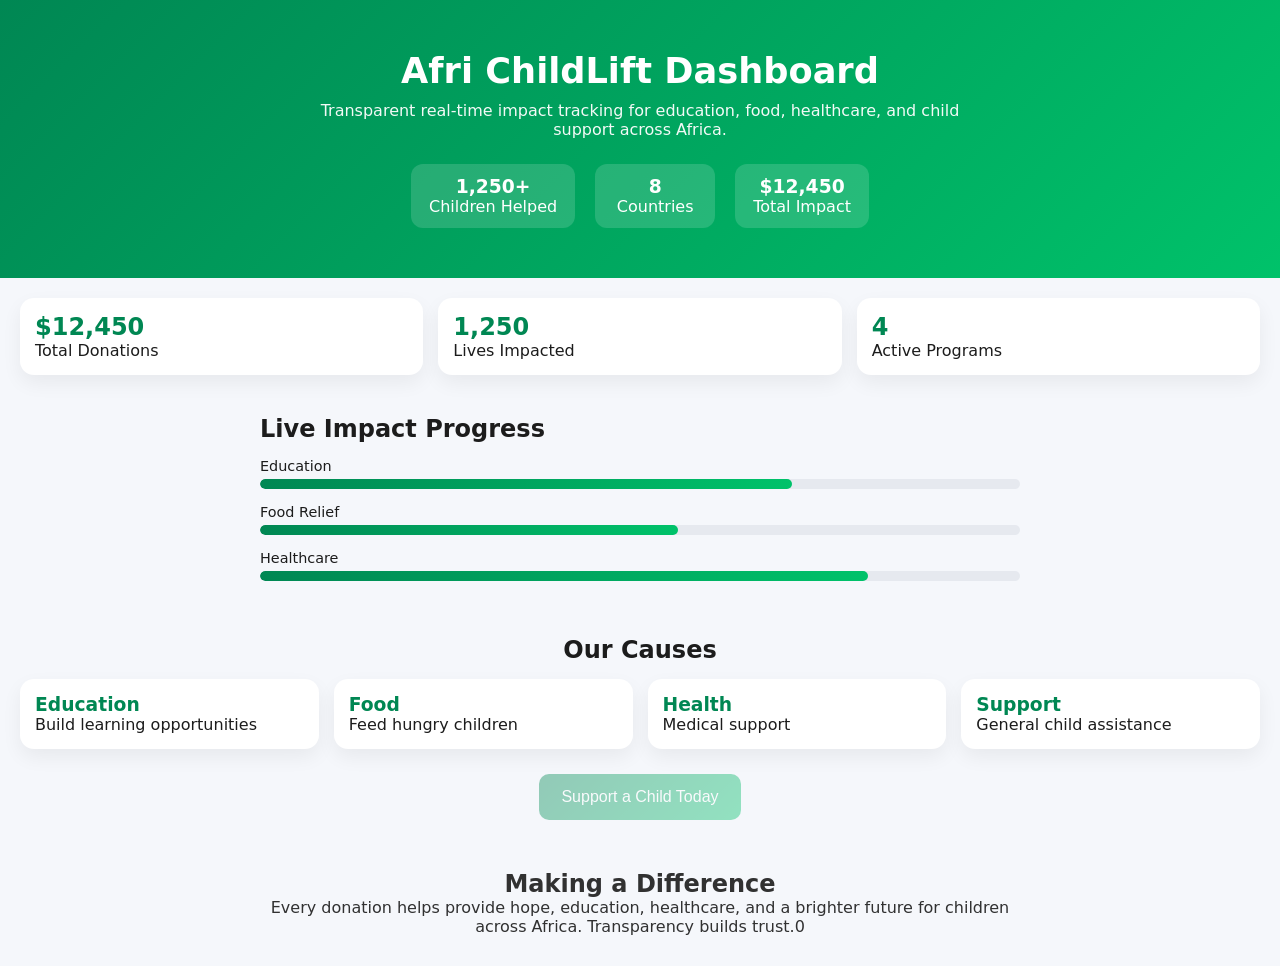
<file: index.html>
<!DOCTYPE html>
<html lang="en">
<head>
  <meta charset="UTF-8" />
  <meta name="viewport" content="width=device-width, initial-scale=1.0"/>
  <title>Afri ChildLift</title>
  <link rel="stylesheet" href="style.css"/>
</head>

<body>

<!-- HERO -->
<header class="hero">
  <h1>Afri ChildLift Dashboard</h1>

  <p>
    Transparent real-time impact tracking for education, food,
    healthcare, and child support across Africa.
  </p>

  <div class="hero-stats">
    <div class="stat">
      <h3>1,250+</h3>
      <span>Children Helped</span>
    </div>

    <div class="stat">
      <h3>8</h3>
      <span>Countries</span>
    </div>

    <div class="stat">
      <h3>$12,450</h3>
      <span>Total Impact</span>
    </div>
  </div>
</header>

<!-- DASHBOARD STATS -->
<section class="stats-grid">
  <div class="card">
    <h2>$12,450</h2>
    <p>Total Donations</p>
  </div>

  <div class="card">
    <h2>1,250</h2>
    <p>Lives Impacted</p>
  </div>

  <div class="card">
    <h2>4</h2>
    <p>Active Programs</p>
  </div>
</section>

<!-- IMPACT SECTION -->
<section class="impact">
  <h2>Live Impact Progress</h2>

  <div class="progress-item">
    <label>Education</label>
    <div class="bar"><div style="width:70%"></div></div>
  </div>

  <div class="progress-item">
    <label>Food Relief</label>
    <div class="bar"><div style="width:55%"></div></div>
  </div>

  <div class="progress-item">
    <label>Healthcare</label>
    <div class="bar"><div style="width:80%"></div></div>
  </div>
</section>

<!-- CAUSES -->
<section class="causes">
  <h2>Our Causes</h2>

  <div class="causes-grid">

    <div class="card" onclick="selectCause(2000,'education',this)">
      <h3>Education</h3>
      <p>Build learning opportunities</p>
    </div>

    <div class="card" onclick="selectCause(1500,'food',this)">
      <h3>Food</h3>
      <p>Feed hungry children</p>
    </div>

    <div class="card" onclick="selectCause(3000,'healthcare',this)">
      <h3>Health</h3>
      <p>Medical support</p>
    </div>

    <div class="card" onclick="selectCause(2500,'support',this)">
      <h3>Support</h3>
      <p>General child assistance</p>
    </div>

  </div>

  <!-- DONATION BUTTON -->
  <div class="cta">
    <button id="continueBtn" onclick="continueDonation()" disabled>
      Support a Child Today
    </button>
  </div>
</section>

<!-- STORY -->
<section class="story">
  <h2>Making a Difference</h2>
  <p>
    Every donation helps provide hope, education,
    healthcare, and a brighter future for children
    across Africa. Transparency builds trust.0
  </p>
</section>

<!-- SCRIPT -->
<script src="app.js"></script>

</body>
</html>
</file>
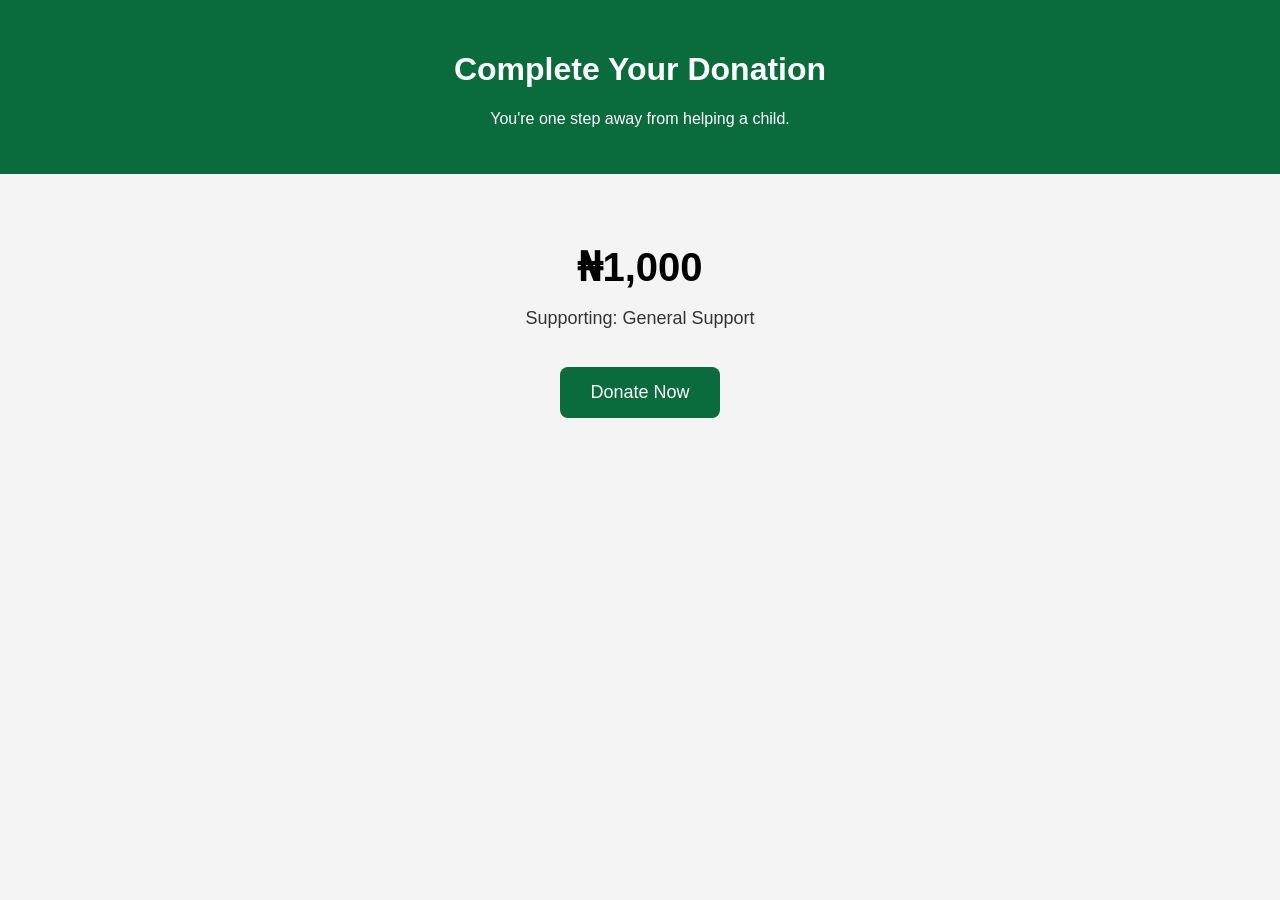
<file: donate.html>
<!DOCTYPE html>
<html lang="en">
<head>
  <meta charset="UTF-8">
  <meta name="viewport" content="width=device-width, initial-scale=1.0">
  <title>Donate - Afri ChildLift</title>

  <style>
    body {
      font-family: Arial, sans-serif;
      background: #f4f4f4;
      margin: 0;
      padding: 0;
      text-align: center;
    }

    header {
      background: #0a6b3d;
      color: white;
      padding: 30px 15px;
    }

    section {
      margin-top: 40px;
      padding: 20px;
    }

    #amount {
      font-size: 40px;
      margin: 10px 0;
    }

    #purpose {
      font-size: 18px;
      color: #333;
    }

    button {
      margin-top: 20px;
      padding: 15px 30px;
      font-size: 18px;
      background: #0a6b3d;
      color: white;
      border: none;
      cursor: pointer;
      border-radius: 8px;
    }

    button:disabled {
      background: gray;
      cursor: not-allowed;
    }

    #message {
      margin-top: 20px;
      color: #444;
    }
  </style>
</head>

<body>

<header>
  <h1>Complete Your Donation</h1>
  <p>You're one step away from helping a child.</p>
</header>

<section>

  <h2 id="amount">Loading...</h2>
  <p id="purpose">Loading...</p>

  <button id="payBtn">Donate Now</button>

  <p id="message"></p>

</section>

<script src="https://js.paystack.co/v1/inline.js"></script>

<script>
const params = new URLSearchParams(window.location.search);

const cause = params.get("cause") || "General Support";
let amount = Number(params.get("amount"));

if (!amount || amount < 100) {
  amount = 1000;
}

const amountEl = document.getElementById("amount");
const purposeEl = document.getElementById("purpose");
const messageEl = document.getElementById("message");
const payBtn = document.getElementById("payBtn");

amountEl.innerText = "₦" + amount.toLocaleString();
purposeEl.innerText = "Supporting: " + cause;

let isProcessing = false;

payBtn.onclick = function () {

  if (isProcessing) return;

  if (typeof PaystackPop === "undefined") {
    messageEl.innerText = "Payment system not ready. Please refresh and try again.";
    return;
  }

  isProcessing = true;
  payBtn.disabled = true;
  messageEl.innerText = "Initializing payment...";

  let handler = PaystackPop.setup({

    key: "pk_live_d8576ac6e52cf79eabaf079dc142a7241eda62f6",

    email: "itssavior45@gmail.com",

    amount: amount * 100,

    currency: "NGN",

    metadata: {
      cause: cause
    },

    callback: function(response) {
      messageEl.innerText =
        "Payment successful 🎉 Ref: " + response.reference;

      isProcessing = false;
      payBtn.disabled = false;
    },

    onClose: function() {
      messageEl.innerText = "Payment cancelled.";

      isProcessing = false;
      payBtn.disabled = false;
    }

  });

  handler.openIframe();
};
</script>

</body>
</html>
</file>
<file: style.css>
/* RESET */
* {
  margin: 0;
  padding: 0;
  box-sizing: border-box;
}

body {
  font-family: system-ui, -apple-system, Segoe UI, Roboto, Arial, sans-serif;
  background: #f5f7fb;
  color: #1c1c1c;
  overflow-x: hidden;
}

/* HERO */
.hero {
  background: linear-gradient(135deg, #008753, #00c26a);
  color: white;
  text-align: center;
  padding: 50px 20px;
}

.hero h1 {
  font-size: 2.2rem;
  margin-bottom: 10px;
}

.hero p {
  max-width: 700px;
  margin: auto;
  opacity: 0.95;
}

/* HERO STATS */
.hero-stats {
  display: flex;
  justify-content: center;
  gap: 20px;
  margin-top: 25px;
  flex-wrap: wrap;
}

.hero-stats .stat {
  background: rgba(255,255,255,0.15);
  padding: 12px 18px;
  border-radius: 12px;
  min-width: 120px;
}

/* DASHBOARD STATS */
.stats-grid {
  display: grid;
  grid-template-columns: repeat(auto-fit, minmax(180px, 1fr));
  gap: 15px;
  padding: 20px;
}

.card {
  background: white;
  border-radius: 14px;
  padding: 15px;
  box-shadow: 0 8px 20px rgba(0,0,0,0.06);
  transition: 0.25s ease;
  cursor: pointer;
}

.card:hover {
  transform: translateY(-6px);
  box-shadow: 0 15px 30px rgba(0,0,0,0.12);
}

.card h2, .card h3 {
  color: #008753;
}

/* IMPACT SECTION */
.impact {
  max-width: 800px;
  margin: auto;
  padding: 20px;
}

.impact h2 {
  margin-bottom: 15px;
}

/* PROGRESS BARS */
.progress-item {
  margin-bottom: 15px;
}

.progress-item label {
  display: block;
  font-size: 0.9rem;
  margin-bottom: 5px;
}

.bar {
  width: 100%;
  height: 10px;
  background: #e6e9ef;
  border-radius: 20px;
  overflow: hidden;
}

.bar div {
  height: 100%;
  background: linear-gradient(90deg, #008753, #00c26a);
  border-radius: 20px;
}

/* CAUSES */
.causes {
  padding: 20px;
}

.causes h2 {
  text-align: center;
  margin-bottom: 15px;
}

.causes-grid {
  display: grid;
  grid-template-columns: repeat(auto-fit, minmax(160px, 1fr));
  gap: 15px;
}

/* ACTIVE CARD */
.card.active {
  border: 2px solid #008753;
  background: #f0fff7;
}

/* CTA BUTTON */
.cta {
  text-align: center;
  margin-top: 25px;
}

#continueBtn {
  background: linear-gradient(135deg, #008753, #00c26a);
  color: white;
  border: none;
  padding: 14px 22px;
  border-radius: 10px;
  font-size: 1rem;
  cursor: pointer;
  transition: 0.3s ease;
}

#continueBtn:disabled {
  opacity: 0.4;
  cursor: not-allowed;
}

#continueBtn:hover:not(:disabled) {
  transform: scale(1.03);
}

/* STORY */
.story {
  padding: 30px 20px;
  max-width: 800px;
  margin: auto;
  text-align: center;
  opacity: 0.9;
}

/* GLOBAL SAFETY FIX (prevents overlap bugs) */
section {
  position: relative;
  z-index: 1;
}

/* ANIMATION */
@keyframes fadeIn {
  from { opacity: 0; transform: translateY(10px); }
  to { opacity: 1; transform: translateY(0); }
}

.card {
  animation: fadeIn 0.4s ease;
}
</file>
